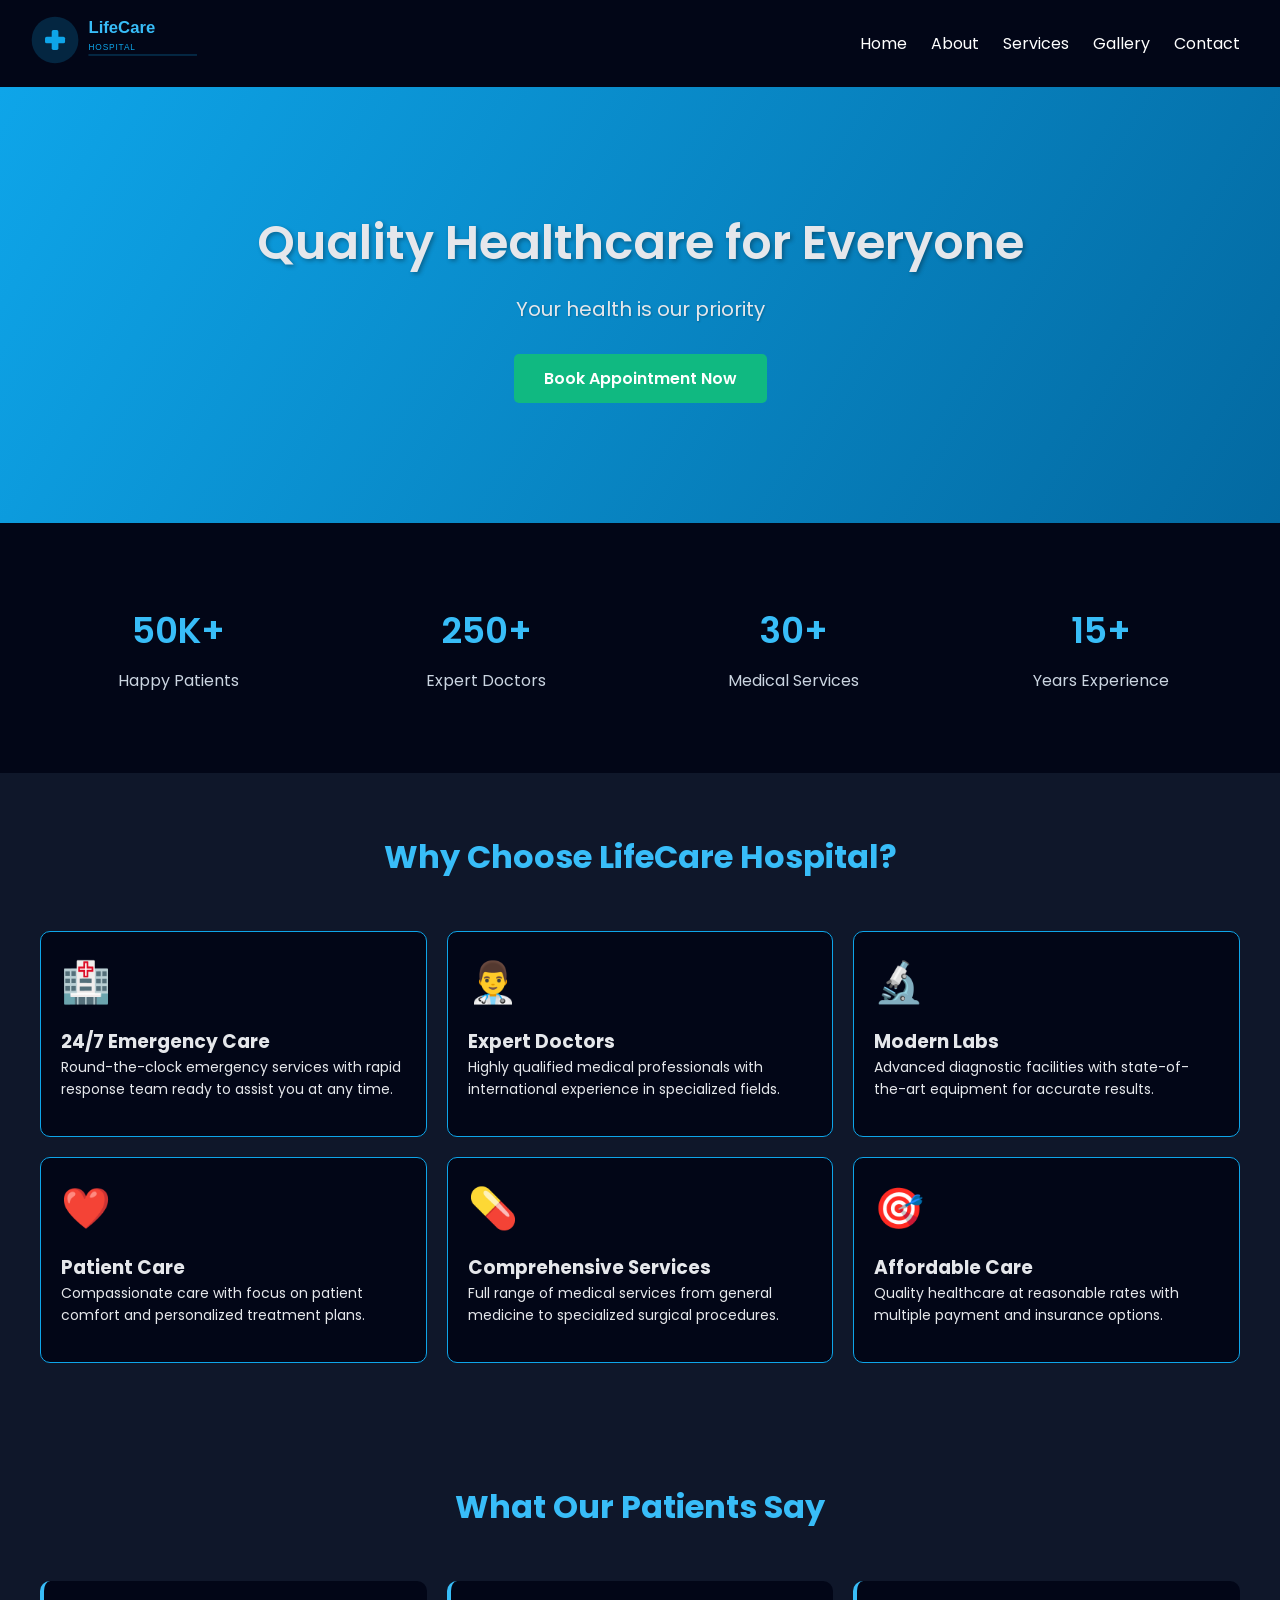
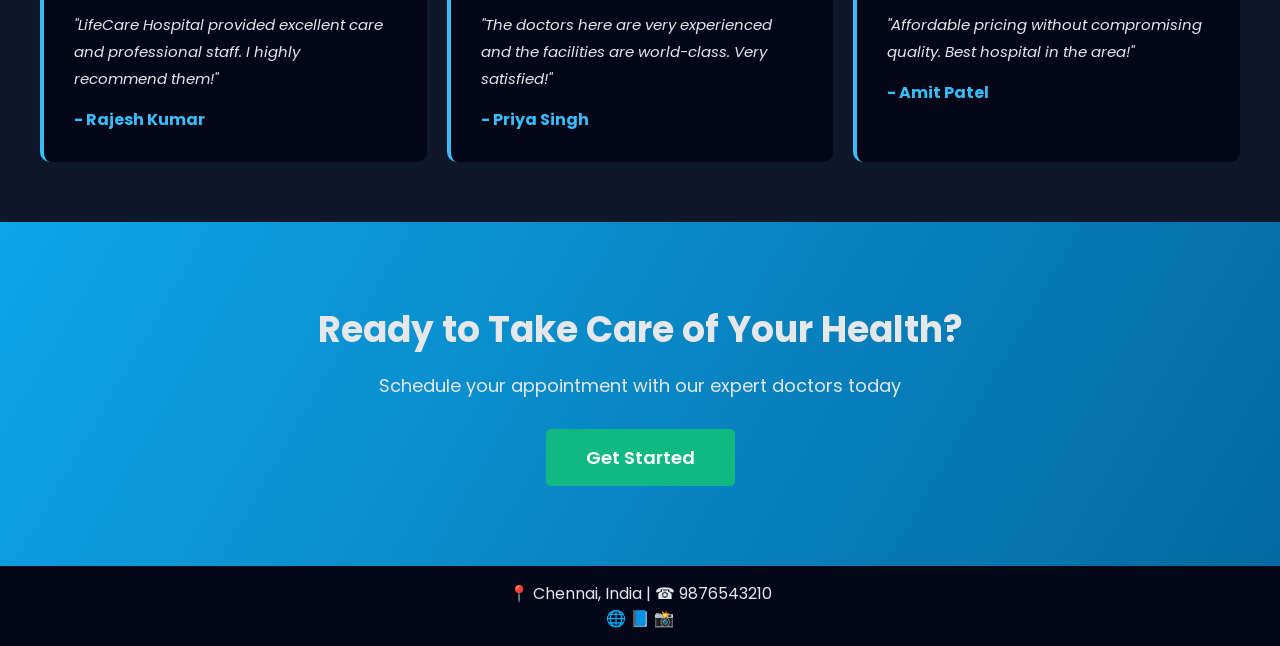
<file: index.html>
<!DOCTYPE html>
<html lang="en">
<head>
    <meta charset="UTF-8">
    <title>LifeCare Hospital</title>
    <link rel="stylesheet" href="css/style.css">
    <link href="https://fonts.googleapis.com/css2?family=Poppins:wght@300;400;600&display=swap" rel="stylesheet">
</head>
<body>

<header>
    <div class="logo"><img src="images/logo.svg" alt="LifeCare Hospital Logo"></div>
    <nav>
        <a href="index.html">Home</a>
        <a href="about.html">About</a>
        <a href="services.html">Services</a>
        <a href="gallery.html">Gallery</a>
        <a href="contact.html">Contact</a>
    </nav>
</header>

<section class="banner">
    <div class="banner-content">
        <h1>Quality Healthcare for Everyone</h1>
        <p>Your health is our priority</p>
        <a href="contact.html" class="cta-button">Book Appointment Now</a>
    </div>
</section>

<section class="highlights">
    <div class="highlight-item">
        <div class="highlight-number">50K+</div>
        <p>Happy Patients</p>
    </div>
    <div class="highlight-item">
        <div class="highlight-number">250+</div>
        <p>Expert Doctors</p>
    </div>
    <div class="highlight-item">
        <div class="highlight-number">30+</div>
        <p>Medical Services</p>
    </div>
    <div class="highlight-item">
        <div class="highlight-number">15+</div>
        <p>Years Experience</p>
    </div>
</section>

<section class="featured-services">
    <h2>Why Choose LifeCare Hospital?</h2>
    <div class="cards">
        <article class="card">
            <div class="card-icon-text">🏥</div>
            <h3>24/7 Emergency Care</h3>
            <p>Round-the-clock emergency services with rapid response team ready to assist you at any time.</p>
        </article>
        <article class="card">
            <div class="card-icon-text">👨‍⚕️</div>
            <h3>Expert Doctors</h3>
            <p>Highly qualified medical professionals with international experience in specialized fields.</p>
        </article>
        <article class="card">
            <div class="card-icon-text">🔬</div>
            <h3>Modern Labs</h3>
            <p>Advanced diagnostic facilities with state-of-the-art equipment for accurate results.</p>
        </article>
        <article class="card">
            <div class="card-icon-text">❤️</div>
            <h3>Patient Care</h3>
            <p>Compassionate care with focus on patient comfort and personalized treatment plans.</p>
        </article>
        <article class="card">
            <div class="card-icon-text">💊</div>
            <h3>Comprehensive Services</h3>
            <p>Full range of medical services from general medicine to specialized surgical procedures.</p>
        </article>
        <article class="card">
            <div class="card-icon-text">🎯</div>
            <h3>Affordable Care</h3>
            <p>Quality healthcare at reasonable rates with multiple payment and insurance options.</p>
        </article>
    </div>
</section>

<section class="testimonials">
    <h2>What Our Patients Say</h2>
    <div class="testimonial-container">
        <div class="testimonial">
            <p>"LifeCare Hospital provided excellent care and professional staff. I highly recommend them!"</p>
            <strong>- Rajesh Kumar</strong>
        </div>
        <div class="testimonial">
            <p>"The doctors here are very experienced and the facilities are world-class. Very satisfied!"</p>
            <strong>- Priya Singh</strong>
        </div>
        <div class="testimonial">
            <p>"Affordable pricing without compromising quality. Best hospital in the area!"</p>
            <strong>- Amit Patel</strong>
        </div>
    </div>
</section>

<section class="cta-section">
    <h2>Ready to Take Care of Your Health?</h2>
    <p>Schedule your appointment with our expert doctors today</p>
    <a href="contact.html" class="cta-button-large">Get Started</a>
</section>

<footer>
    <p>📍 Chennai, India | ☎ 9876543210</p>
    <div class="socials">
        <span>🌐</span>
        <span>📘</span>
        <span>📸</span>
    </div>
</footer>

</body>
</html>
</file>
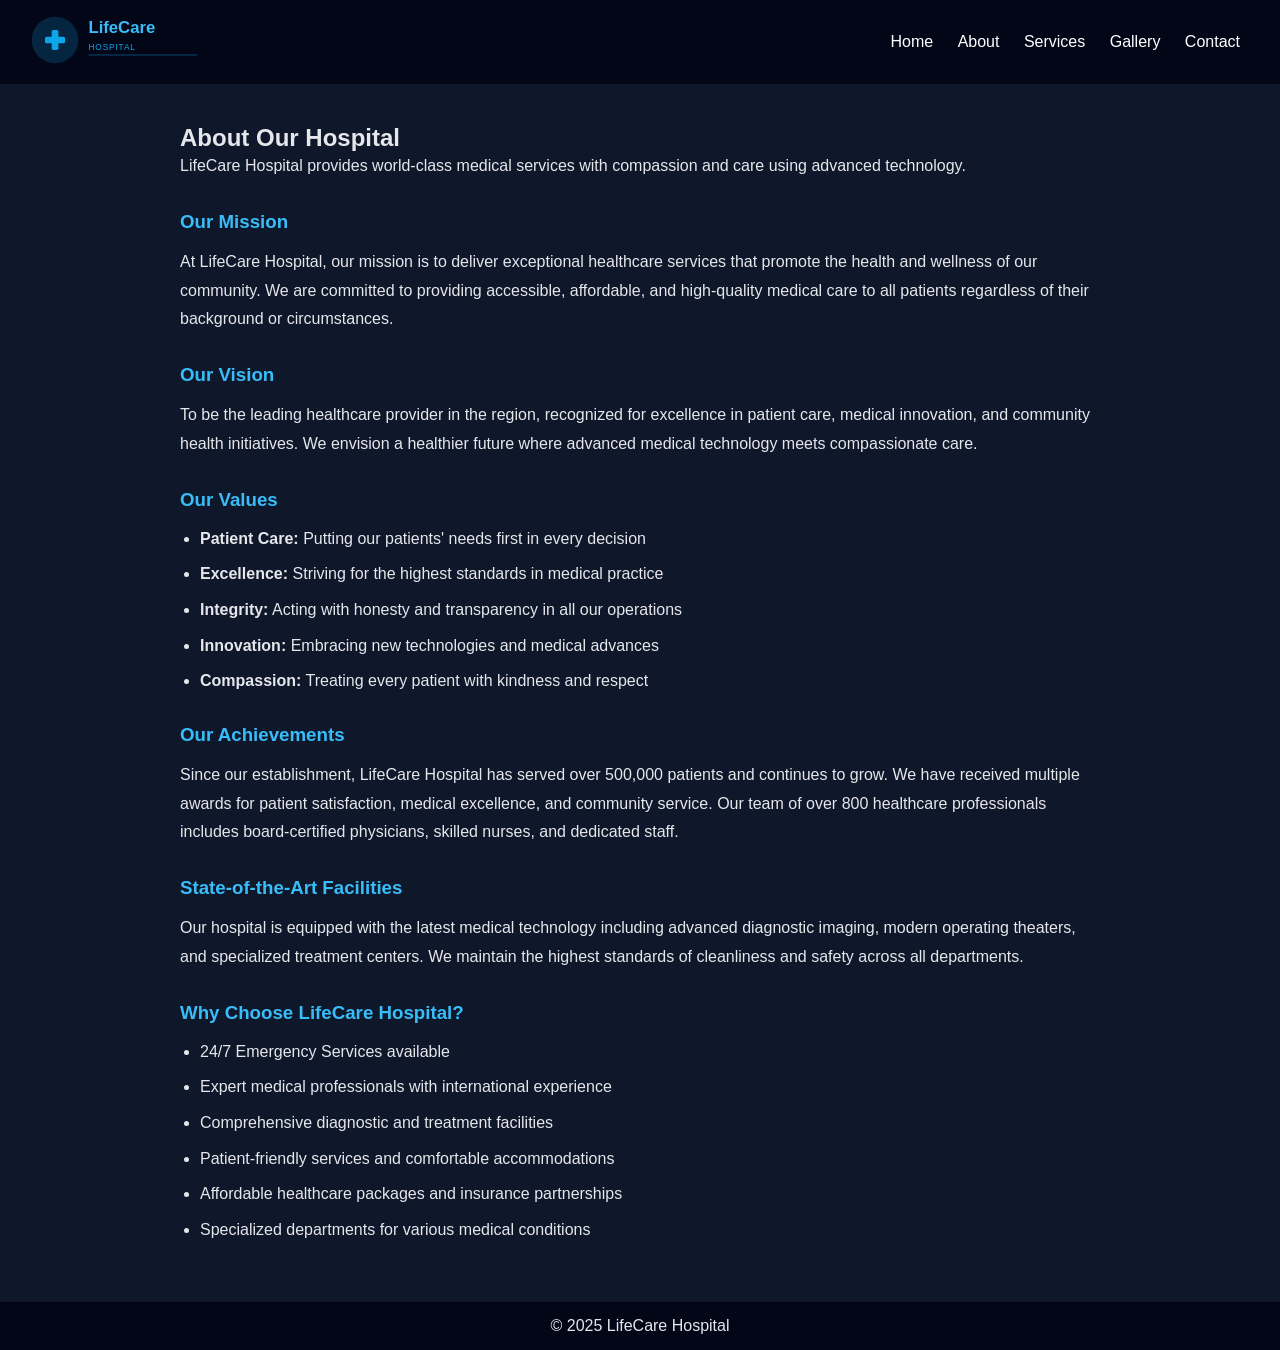
<file: about.html>
<!DOCTYPE html>
<html>
<head>
    <title>About Us</title>
    <link rel="stylesheet" href="css/style.css">
</head>
<body>

<header>
    <div class="logo"><img src="images/logo.svg" alt="LifeCare Hospital Logo"></div>
    <nav>
        <a href="index.html">Home</a>
        <a href="about.html">About</a>
        <a href="services.html">Services</a>
        <a href="gallery.html">Gallery</a>
        <a href="contact.html">Contact</a>
    </nav>
</header>

<section class="content">
    <h2>About Our Hospital</h2>
    <p>
        LifeCare Hospital provides world-class medical services with compassion
        and care using advanced technology.
    </p>

    <h3>Our Mission</h3>
    <p>
        At LifeCare Hospital, our mission is to deliver exceptional healthcare services 
        that promote the health and wellness of our community. We are committed to providing 
        accessible, affordable, and high-quality medical care to all patients regardless of 
        their background or circumstances.
    </p>

    <h3>Our Vision</h3>
    <p>
        To be the leading healthcare provider in the region, recognized for excellence in 
        patient care, medical innovation, and community health initiatives. We envision a 
        healthier future where advanced medical technology meets compassionate care.
    </p>

    <h3>Our Values</h3>
    <ul>
        <li><strong>Patient Care:</strong> Putting our patients' needs first in every decision</li>
        <li><strong>Excellence:</strong> Striving for the highest standards in medical practice</li>
        <li><strong>Integrity:</strong> Acting with honesty and transparency in all our operations</li>
        <li><strong>Innovation:</strong> Embracing new technologies and medical advances</li>
        <li><strong>Compassion:</strong> Treating every patient with kindness and respect</li>
    </ul>

    <h3>Our Achievements</h3>
    <p>
        Since our establishment, LifeCare Hospital has served over 500,000 patients and 
        continues to grow. We have received multiple awards for patient satisfaction, 
        medical excellence, and community service. Our team of over 800 healthcare 
        professionals includes board-certified physicians, skilled nurses, and dedicated staff.
    </p>

    <h3>State-of-the-Art Facilities</h3>
    <p>
        Our hospital is equipped with the latest medical technology including advanced 
        diagnostic imaging, modern operating theaters, and specialized treatment centers. 
        We maintain the highest standards of cleanliness and safety across all departments.
    </p>

    <h3>Why Choose LifeCare Hospital?</h3>
    <ul>
        <li>24/7 Emergency Services available</li>
        <li>Expert medical professionals with international experience</li>
        <li>Comprehensive diagnostic and treatment facilities</li>
        <li>Patient-friendly services and comfortable accommodations</li>
        <li>Affordable healthcare packages and insurance partnerships</li>
        <li>Specialized departments for various medical conditions</li>
    </ul>
</section>

<footer>
    <p>© 2025 LifeCare Hospital</p>
</footer>

</body>
</html>
</file>
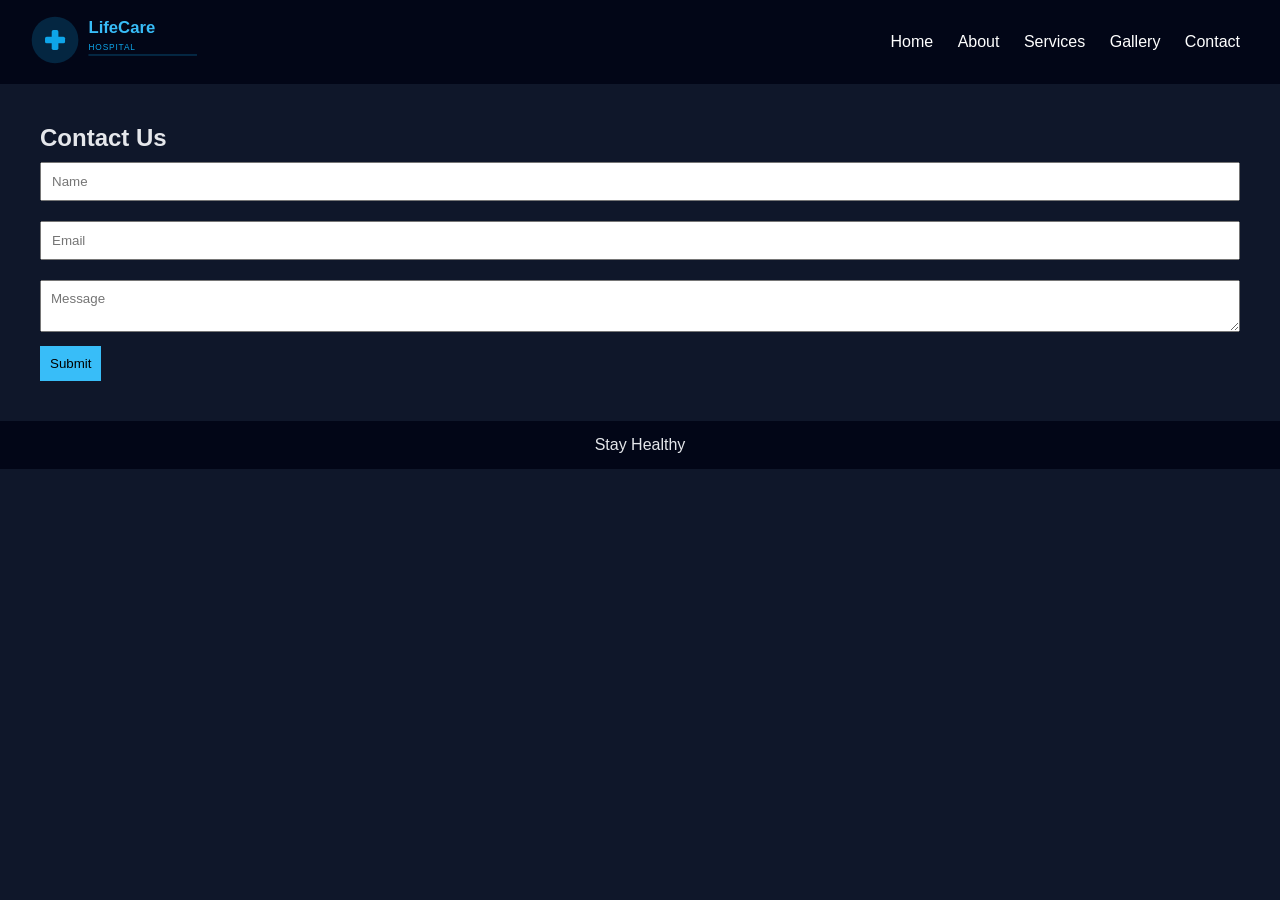
<file: contact.html>
<!DOCTYPE html>
<html>
<head>
    <title>Contact</title>
    <link rel="stylesheet" href="css/style.css">
</head>
<body>

<header>
    <div class="logo"><img src="images/logo.svg" alt="LifeCare Hospital Logo"></div>
    <nav>
        <a href="index.html">Home</a>
        <a href="about.html">About</a>
        <a href="services.html">Services</a>
        <a href="gallery.html">Gallery</a>
        <a href="contact.html">Contact</a>
    </nav>
</header>

<section class="form-section">
    <h2>Contact Us</h2>
    <form>
        <input type="text" placeholder="Name">
        <input type="email" placeholder="Email">
        <textarea placeholder="Message"></textarea>
        <button>Submit</button>
    </form>
</section>

<footer>
    <p>Stay Healthy </p>
</footer>

</body>
</html>
</file>
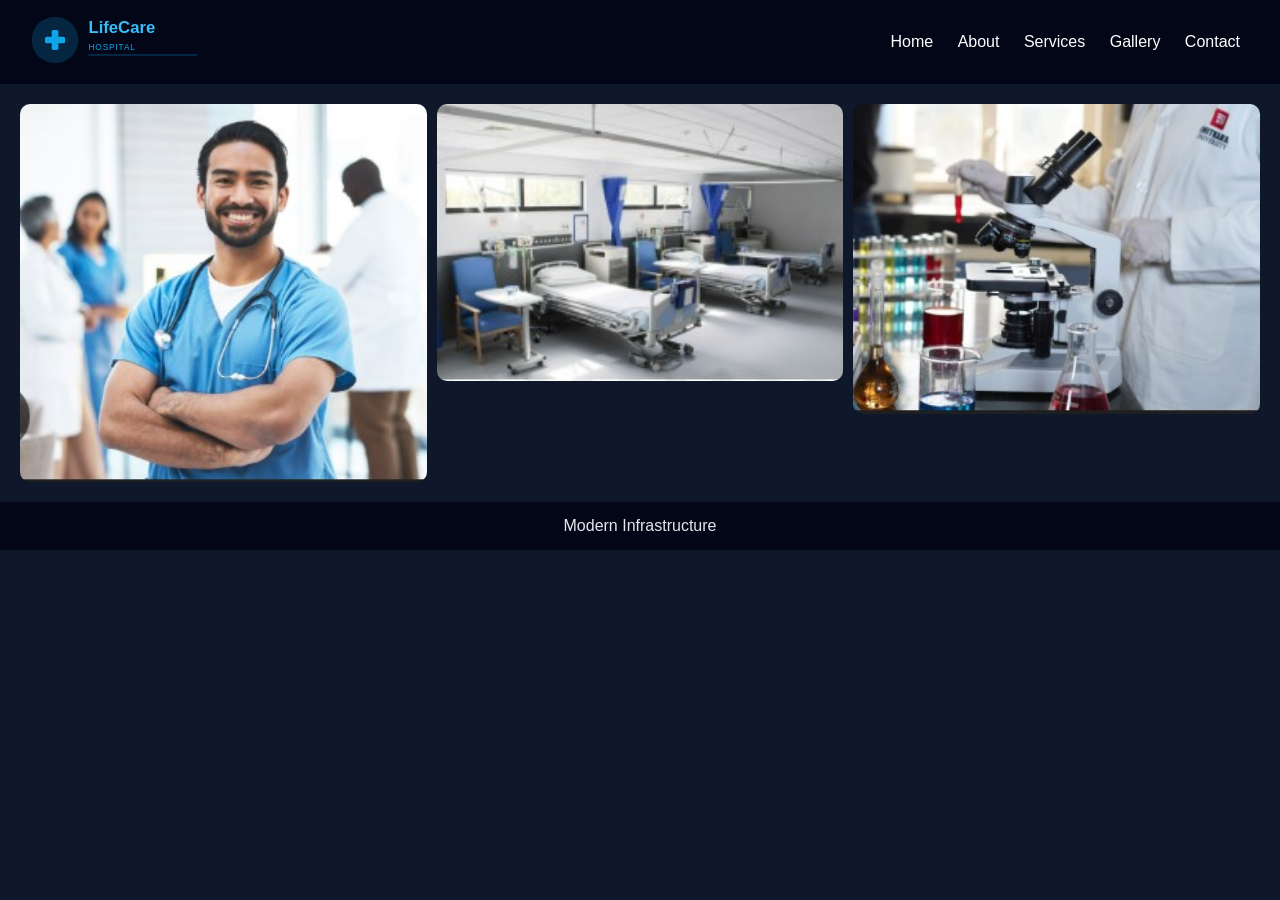
<file: gallery.html>
<!DOCTYPE html>
<html>
<head>
    <title>Gallery</title>
    <link rel="stylesheet" href="css/style.css">
</head>
<body>

<header>
    <div class="logo"><img src="images/logo.svg" alt="LifeCare Hospital Logo"></div>
    <nav>
        <a href="index.html">Home</a>
        <a href="about.html">About</a>
        <a href="services.html">Services</a>
        <a href="gallery.html">Gallery</a>
        <a href="contact.html">Contact</a>
    </nav>
</header>

<section class="gallery">
    <img src="images/doctor.jpg">
    <img src="images/ward.jpg">
    <img src="images/lab.jpg">
</section>

<footer>
    <p>Modern Infrastructure</p>
</footer>

</body>
</html>
</file>
<file: css/style.css>
* {
    margin: 0;
    padding: 0;
    box-sizing: border-box;
    font-family: 'Poppins', sans-serif;
}

body {
    background: #0f172a;
    color: #e5e7eb;
}

header {
    display: flex;
    justify-content: space-between;
    align-items: center;
    padding: 15px 30px;
    background: #020617;
}

.logo img {
    height: 50px;
    width: auto;
}

nav a {
    margin: 0 10px;
    color: white;
    text-decoration: none;
}

nav a:hover {
    color: #38bdf8;
}

.banner {
    text-align: center;
    padding: 120px 20px;
    background: linear-gradient(120deg, #0ea5e9, #0369a1);
    animation: fadeIn 2s;
    position: relative;
    overflow: hidden;
}

.banner-content {
    max-width: 800px;
    margin: 0 auto;
    position: relative;
    z-index: 2;
}

.banner h1 {
    font-size: 48px;
    margin-bottom: 15px;
    font-weight: 600;
    text-shadow: 2px 2px 4px rgba(0,0,0,0.3);
}

.banner p {
    font-size: 20px;
    margin-bottom: 30px;
    text-shadow: 1px 1px 2px rgba(0,0,0,0.2);
}

.cta-button, .cta-button-large {
    display: inline-block;
    padding: 12px 30px;
    background: #10b981;
    color: white;
    text-decoration: none;
    border-radius: 5px;
    font-weight: 600;
    transition: all 0.3s;
    border: none;
    cursor: pointer;
    font-size: 16px;
}

.cta-button:hover, .cta-button-large:hover {
    background: #059669;
    transform: translateY(-3px);
    box-shadow: 0 10px 20px rgba(16, 185, 129, 0.3);
}

.cta-button-large {
    padding: 15px 40px;
    font-size: 18px;
}

.highlights {
    display: grid;
    grid-template-columns: repeat(auto-fit, minmax(200px, 1fr));
    gap: 30px;
    padding: 60px 40px;
    background: #020617;
    text-align: center;
}

.highlight-item {
    padding: 20px;
}

.highlight-number {
    font-size: 36px;
    color: #38bdf8;
    font-weight: 600;
    margin-bottom: 10px;
}

.highlight-item p {
    font-size: 16px;
    color: #cbd5e1;
}

.featured-services {
    padding: 60px 40px;
}

.featured-services h2 {
    text-align: center;
    font-size: 32px;
    margin-bottom: 50px;
    color: #38bdf8;
}

.featured-services .cards {
    display: grid;
    grid-template-columns: repeat(auto-fit, minmax(300px, 1fr));
    gap: 20px;
    padding: 0;
}

.card-icon-text {
    font-size: 40px;
    margin-bottom: 15px;
    display: block;
}

.testimonials {
    padding: 60px 40px;
    background: #0f172a;
}

.testimonials h2 {
    text-align: center;
    font-size: 32px;
    margin-bottom: 50px;
    color: #38bdf8;
}

.testimonial-container {
    display: grid;
    grid-template-columns: repeat(auto-fit, minmax(280px, 1fr));
    gap: 20px;
}

.testimonial {
    background: #020617;
    padding: 30px;
    border-radius: 10px;
    border-left: 4px solid #38bdf8;
    font-style: italic;
    transition: transform 0.3s;
}

.testimonial:hover {
    transform: translateY(-5px);
}

.testimonial p {
    margin-bottom: 15px;
    font-size: 15px;
    line-height: 1.8;
}

.testimonial strong {
    color: #38bdf8;
    font-style: normal;
}

.cta-section {
    padding: 80px 40px;
    background: linear-gradient(120deg, #0ea5e9, #0369a1);
    text-align: center;
}

.cta-section h2 {
    font-size: 36px;
    margin-bottom: 15px;
}

.cta-section p {
    font-size: 18px;
    margin-bottom: 30px;
}

.cards {
    display: grid;
    grid-template-columns: repeat(auto-fit, minmax(220px, 1fr));
    gap: 20px;
    padding: 40px;
}

.card {
    background: #020617;
    padding: 20px;
    border-radius: 10px;
    transition: transform 0.3s;
    border: 1px solid #0ea5e9;
}

.card:hover {
    transform: scale(1.05);
    box-shadow: 0 0 20px rgba(14, 165, 233, 0.5);
}

.card-icon {
    width: 100%;
    height: 200px;
    object-fit: cover;
    border-radius: 10px;
    margin-bottom: 15px;
    display: block;
}

.card h4 {
    color: #38bdf8;
    margin-bottom: 10px;
}

.card p {
    font-size: 14px;
    margin-bottom: 15px;
    line-height: 1.6;
}

.card ul {
    list-style: none;
    padding: 0;
    font-size: 13px;
}

.card ul li {
    padding: 5px 0;
    border-bottom: 1px solid #0f172a;
}

.card ul li:last-child {
    border-bottom: none;
}

.gallery {
    display: grid;
    grid-template-columns: repeat(auto-fit, minmax(250px, 1fr));
    gap: 10px;
    padding: 20px;
}

.gallery img {
    width: 100%;
    border-radius: 10px;
}

.content {
    padding: 40px;
    max-width: 1000px;
    margin: 0 auto;
}

.content h3 {
    margin-top: 30px;
    margin-bottom: 15px;
    color: #38bdf8;
}

.content ul {
    margin-left: 20px;
    margin-bottom: 20px;
}

.content ul li {
    margin: 10px 0;
    line-height: 1.6;
}

.content p {
    margin-bottom: 15px;
    line-height: 1.8;
}

.form-section {
    padding: 40px;
}

form input, textarea {
    width: 100%;
    margin: 10px 0;
    padding: 10px;
}

button {
    padding: 10px;
    background: #38bdf8;
    border: none;
}

footer {
    text-align: center;
    padding: 15px;
    background: #020617;
}

@keyframes fadeIn {
    from { opacity: 0; }
    to { opacity: 1; }
}

/* 📱 Mobile Responsive */
@media (max-width: 768px) {
    header {
        flex-direction: column;
        text-align: center;
        padding: 10px;
    }

    nav {
        display: flex;
        flex-direction: column;
        gap: 10px;
        margin-top: 15px;
    }

    nav a {
        margin: 5px 0;
        padding: 8px;
        border-bottom: 1px solid #0369a1;
    }

    .banner {
        padding: 60px 15px;
    }

    .banner h1 {
        font-size: 28px;
    }

    .banner p {
        font-size: 16px;
    }

    .highlights {
        padding: 40px 20px;
        gap: 15px;
    }

    .featured-services {
        padding: 40px 15px;
    }

    .featured-services h2,
    .testimonials h2 {
        font-size: 24px;
    }

    .featured-services .cards,
    .testimonial-container {
        grid-template-columns: 1fr;
    }

    .cta-section {
        padding: 40px 15px;
    }

    .cta-section h2 {
        font-size: 24px;
    }

    .cards {
        grid-template-columns: 1fr;
        padding: 20px;
    }

    .content {
        padding: 20px;
    }

    .form-section {
        padding: 20px;
    }

    form input, textarea {
        padding: 12px;
        font-size: 16px;
    }

    button {
        width: 100%;
        padding: 12px;
        font-size: 16px;
    }

    .logo img {
        height: 40px;
    }
}
</file>
